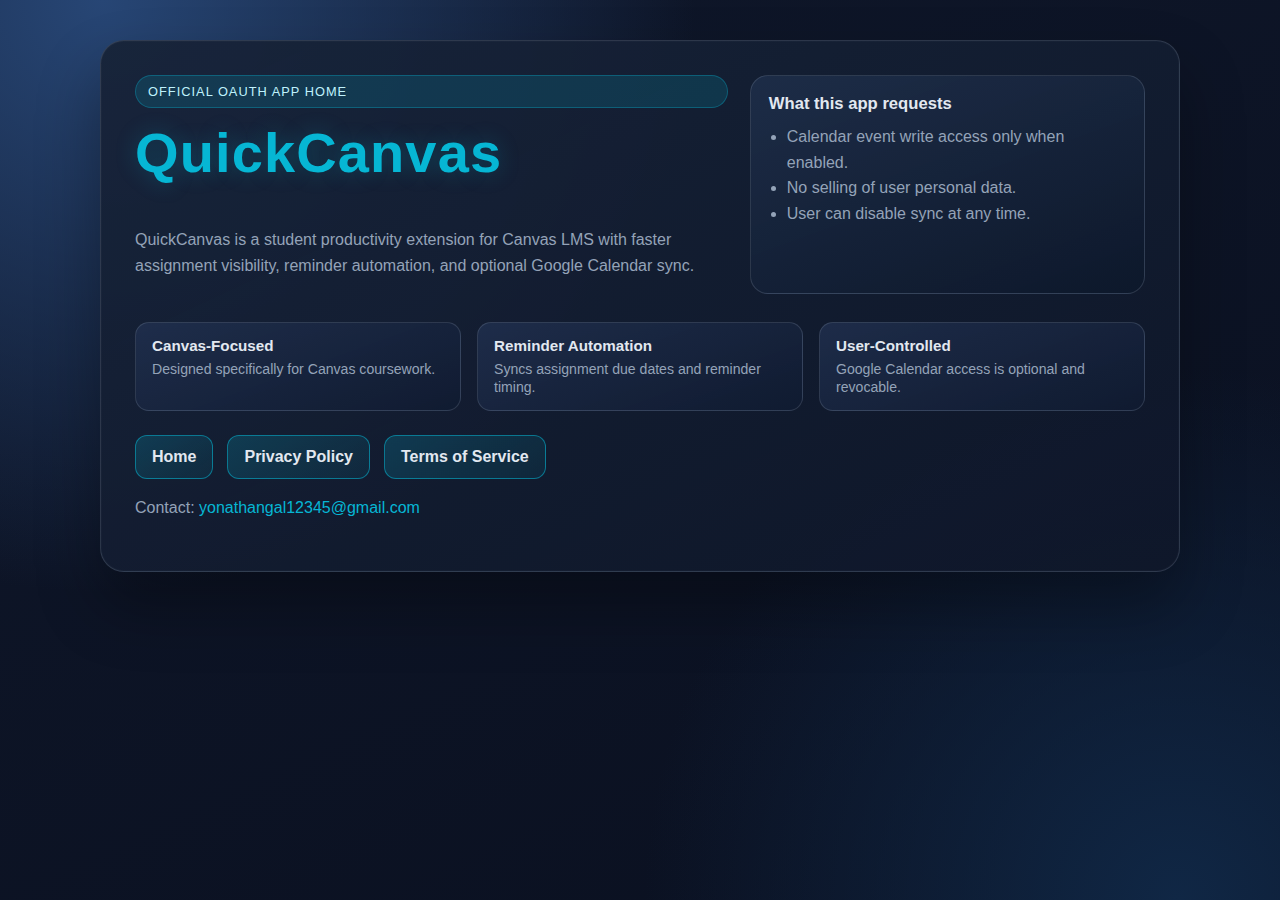
<file: index.html>
<!doctype html>
<html lang="en">
    <head>
        <meta charset="UTF-8" />
        <meta name="viewport" content="width=device-width, initial-scale=1.0" />
        <title>QuickCanvas</title>
        <link rel="stylesheet" href="./styles.css" />
    </head>
    <body>
        <main class="wrap">
            <section class="card">
                <div class="hero">
                    <div class="hero-copy">
                        <span class="badge">Official OAuth App Home</span>
                        <h1><span class="brand">QuickCanvas</span></h1>
                        <p>
                            QuickCanvas is a student productivity extension for
                            Canvas LMS with faster assignment visibility,
                            reminder automation, and optional Google Calendar
                            sync.
                        </p>
                    </div>
                    <aside class="hero-panel" aria-label="App summary">
                        <h3>What this app requests</h3>
                        <ul>
                            <li>Calendar event write access only when enabled.</li>
                            <li>No selling of user personal data.</li>
                            <li>User can disable sync at any time.</li>
                        </ul>
                    </aside>
                </div>

                <div class="highlights">
                    <article class="tile">
                        <strong>Canvas-Focused</strong>
                        <span>Designed specifically for Canvas coursework.</span>
                    </article>
                    <article class="tile">
                        <strong>Reminder Automation</strong>
                        <span>Syncs assignment due dates and reminder timing.</span>
                    </article>
                    <article class="tile">
                        <strong>User-Controlled</strong>
                        <span>Google Calendar access is optional and revocable.</span>
                    </article>
                </div>

                <div class="links">
                    <a class="btn" href="./index.html">Home</a>
                    <a class="btn" href="./privacy.html">Privacy Policy</a>
                    <a class="btn" href="./terms.html">Terms of Service</a>
                </div>

                <p>
                    Contact:
                    <a href="mailto:yonathangal12345@gmail.com"
                        >yonathangal12345@gmail.com</a
                    >
                </p>
            </section>
        </main>
    </body>
</html>
</file>
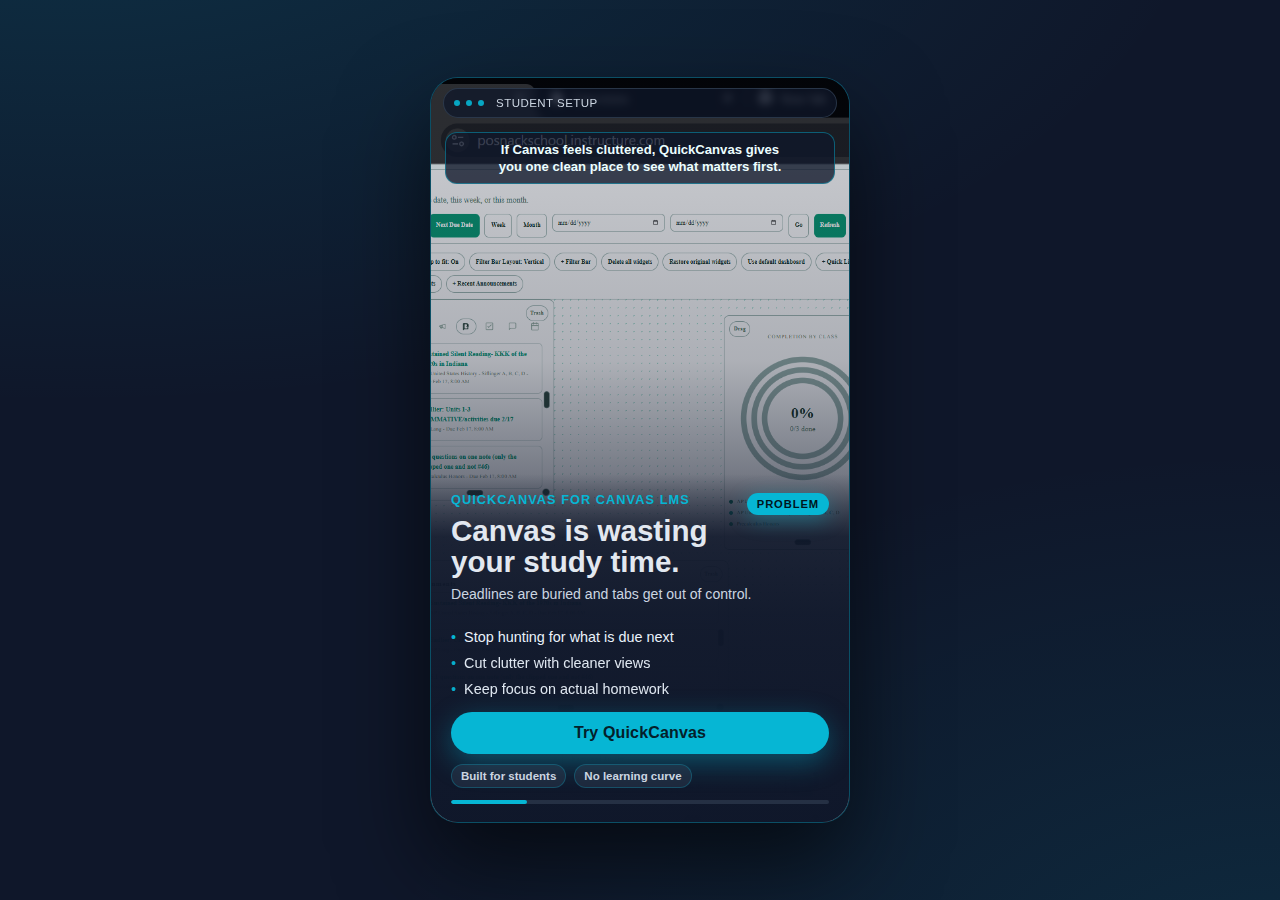
<file: ad-kit/index.html>
<!doctype html>
<html lang="en">
    <head>
        <meta charset="UTF-8" />
        <meta name="viewport" content="width=device-width, initial-scale=1.0" />
        <title>QuickCanvas Ad Kit</title>
        <link rel="stylesheet" href="styles.css" />
    </head>
    <body>
        <main class="stage">
            <section
                class="phone-ad"
                aria-label="QuickCanvas TikTok-style promo"
            >
                <div class="chrome-top">
                    <span class="dot"></span>
                    <span class="dot"></span>
                    <span class="dot"></span>
                    <p class="top-label">Student setup</p>
                </div>

                <div class="slideshow-wrap">
                    <div
                        id="slideshow"
                        class="slideshow"
                        aria-live="polite"
                    ></div>
                    <div class="slide-gradient"></div>
                    <div id="narration" class="narration">
                        If Canvas feels messy, this is for you.
                    </div>
                </div>

                <div class="content">
                    <div class="hook-row">
                        <p class="eyebrow">QuickCanvas for Canvas LMS</p>
                        <span id="sceneTag" class="scene-tag">Problem</span>
                    </div>
                    <h1 id="sceneHeadline">
                        Canvas is wasting your study time.
                    </h1>
                    <p id="sceneSubline" class="subline">
                        One clean dashboard beats five confusing clicks.
                    </p>
                    <ul class="benefits">
                        <li id="benefit1">
                            See what is due next in one glance
                        </li>
                        <li id="benefit2">
                            Stay focused with cleaner dashboards
                        </li>
                        <li id="benefit3">
                            Customize themes your way in seconds
                        </li>
                    </ul>
                    <a
                        class="cta"
                        href="https://chromewebstore.google.com/detail/quickcanvas/idbfbbbgenhgkklhmijibbjknagpdiab"
                        target="_blank"
                        rel="noopener noreferrer"
                        >Try QuickCanvas</a
                    >
                    <div class="meta-row">
                        <span class="meta-pill">Built for students</span>
                        <span class="meta-pill">No learning curve</span>
                    </div>
                    <div class="progress-track" aria-hidden="true">
                        <div id="progressBar" class="progress-bar"></div>
                    </div>
                </div>
            </section>
        </main>

        <script src="app.js"></script>
    </body>
</html>
</file>
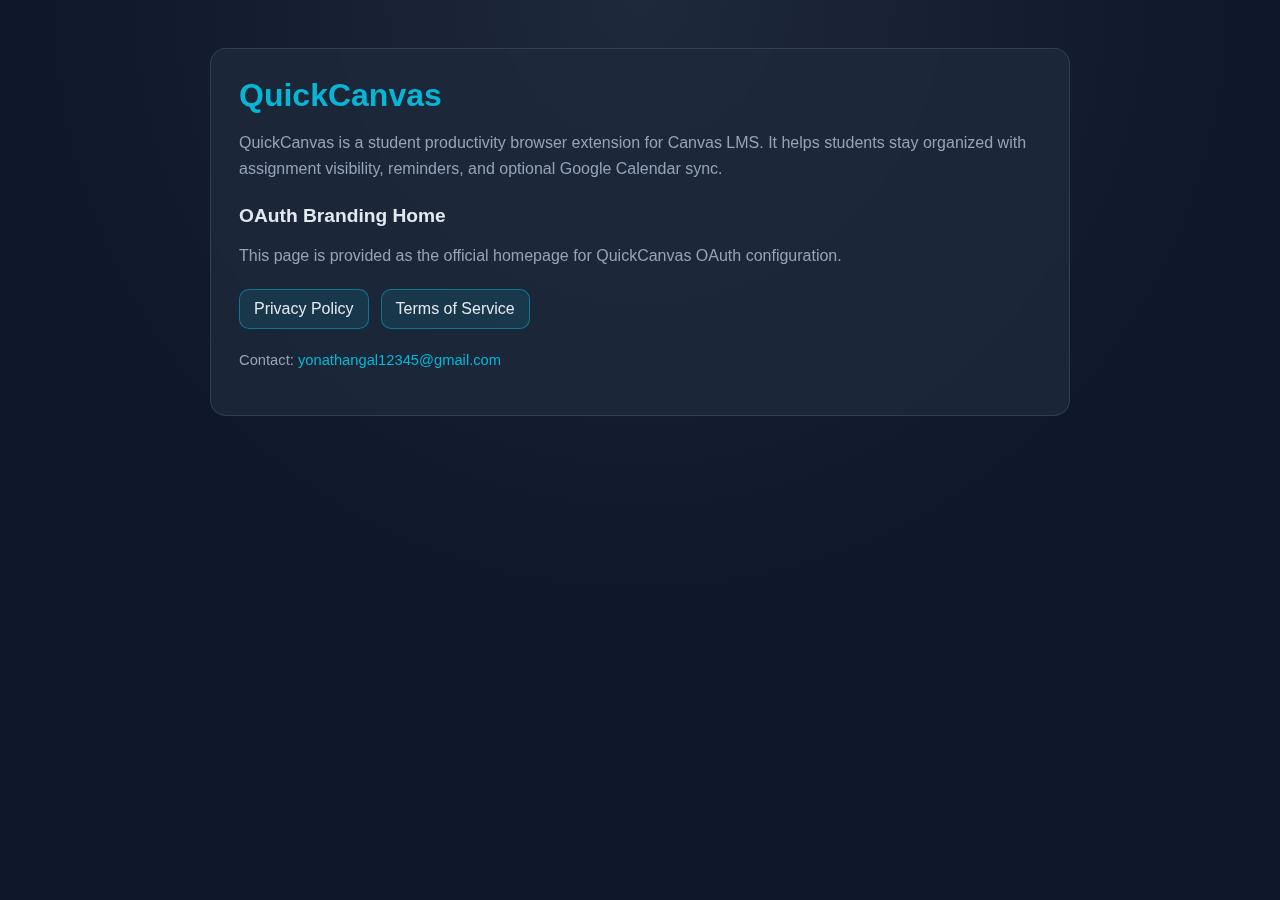
<file: oauth-branding/index.html>
<!doctype html>
<html lang="en">
  <head>
    <meta charset="UTF-8" />
    <meta name="viewport" content="width=device-width, initial-scale=1.0" />
    <title>QuickCanvas</title>
    <link rel="stylesheet" href="./styles.css" />
  </head>
  <body>
    <main class="wrap">
      <section class="card">
        <h1><span class="brand">QuickCanvas</span></h1>
        <p>
          QuickCanvas is a student productivity browser extension for Canvas LMS.
          It helps students stay organized with assignment visibility, reminders,
          and optional Google Calendar sync.
        </p>

        <h2>OAuth Branding Home</h2>
        <p>
          This page is provided as the official homepage for QuickCanvas OAuth
          configuration.
        </p>

        <div class="links">
          <a class="btn" href="./privacy.html">Privacy Policy</a>
          <a class="btn" href="./terms.html">Terms of Service</a>
        </div>

        <p class="small">
          Contact: <a href="mailto:yonathangal12345@gmail.com">yonathangal12345@gmail.com</a>
        </p>
      </section>
    </main>
  </body>
</html>
</file>
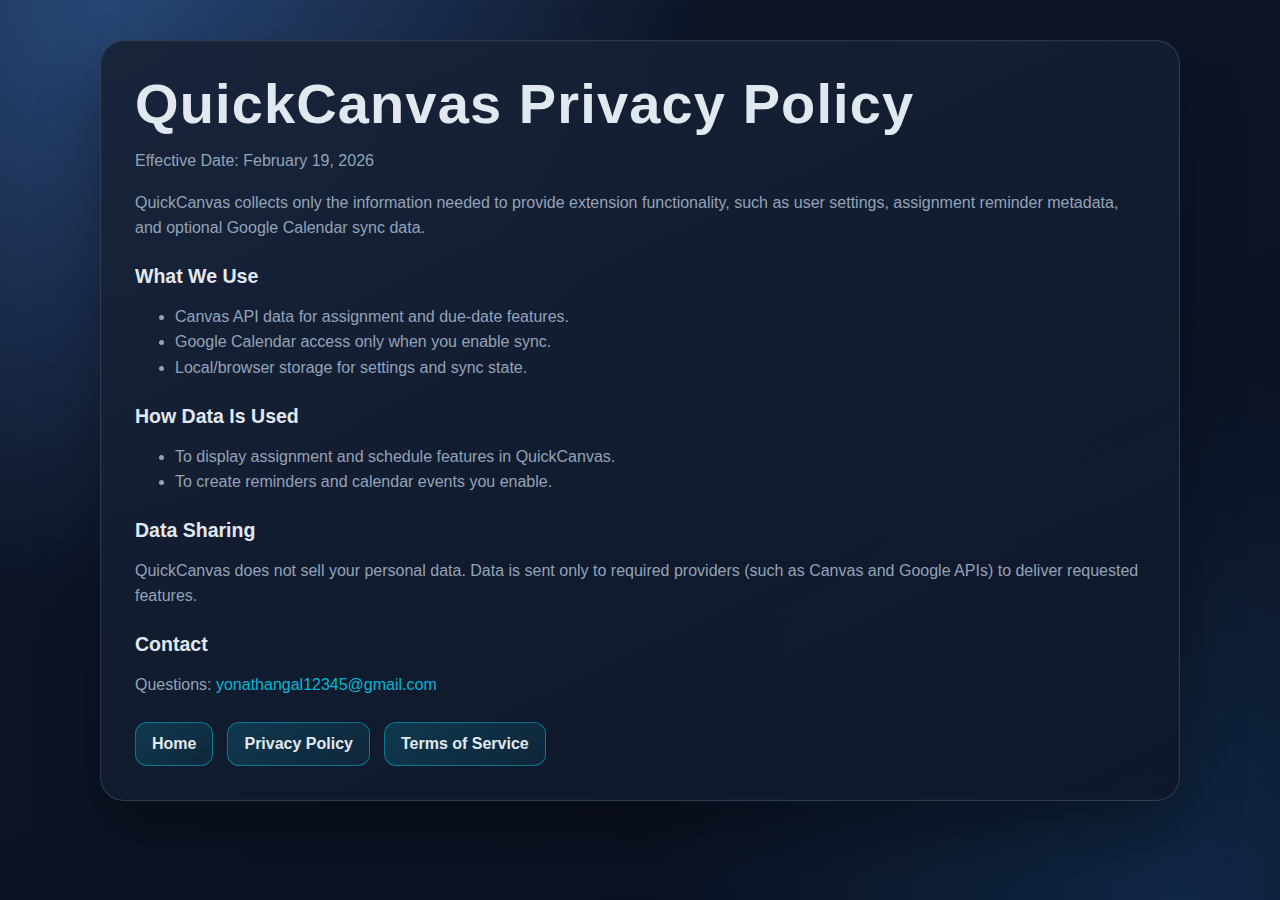
<file: privacy.html>
<!doctype html>
<html lang="en">
    <head>
        <meta charset="UTF-8" />
        <meta name="viewport" content="width=device-width, initial-scale=1.0" />
        <title>QuickCanvas Privacy Policy</title>
        <link rel="stylesheet" href="./styles.css" />
    </head>
    <body>
        <main class="wrap">
            <section class="card">
                <h1>QuickCanvas Privacy Policy</h1>
                <p>Effective Date: February 19, 2026</p>

                <p>
                    QuickCanvas collects only the information needed to provide
                    extension functionality, such as user settings, assignment
                    reminder metadata, and optional Google Calendar sync data.
                </p>

                <h2>What We Use</h2>
                <ul>
                    <li>Canvas API data for assignment and due-date features.</li>
                    <li>Google Calendar access only when you enable sync.</li>
                    <li>Local/browser storage for settings and sync state.</li>
                </ul>

                <h2>How Data Is Used</h2>
                <ul>
                    <li>To display assignment and schedule features in QuickCanvas.</li>
                    <li>To create reminders and calendar events you enable.</li>
                </ul>

                <h2>Data Sharing</h2>
                <p>
                    QuickCanvas does not sell your personal data. Data is sent
                    only to required providers (such as Canvas and Google APIs)
                    to deliver requested features.
                </p>

                <h2>Contact</h2>
                <p>
                    Questions:
                    <a href="mailto:yonathangal12345@gmail.com"
                        >yonathangal12345@gmail.com</a
                    >
                </p>

                <div class="links">
                    <a class="btn" href="./index.html">Home</a>
                    <a class="btn" href="./privacy.html">Privacy Policy</a>
                    <a class="btn" href="./terms.html">Terms of Service</a>
                </div>
            </section>
        </main>
    </body>
</html>
</file>
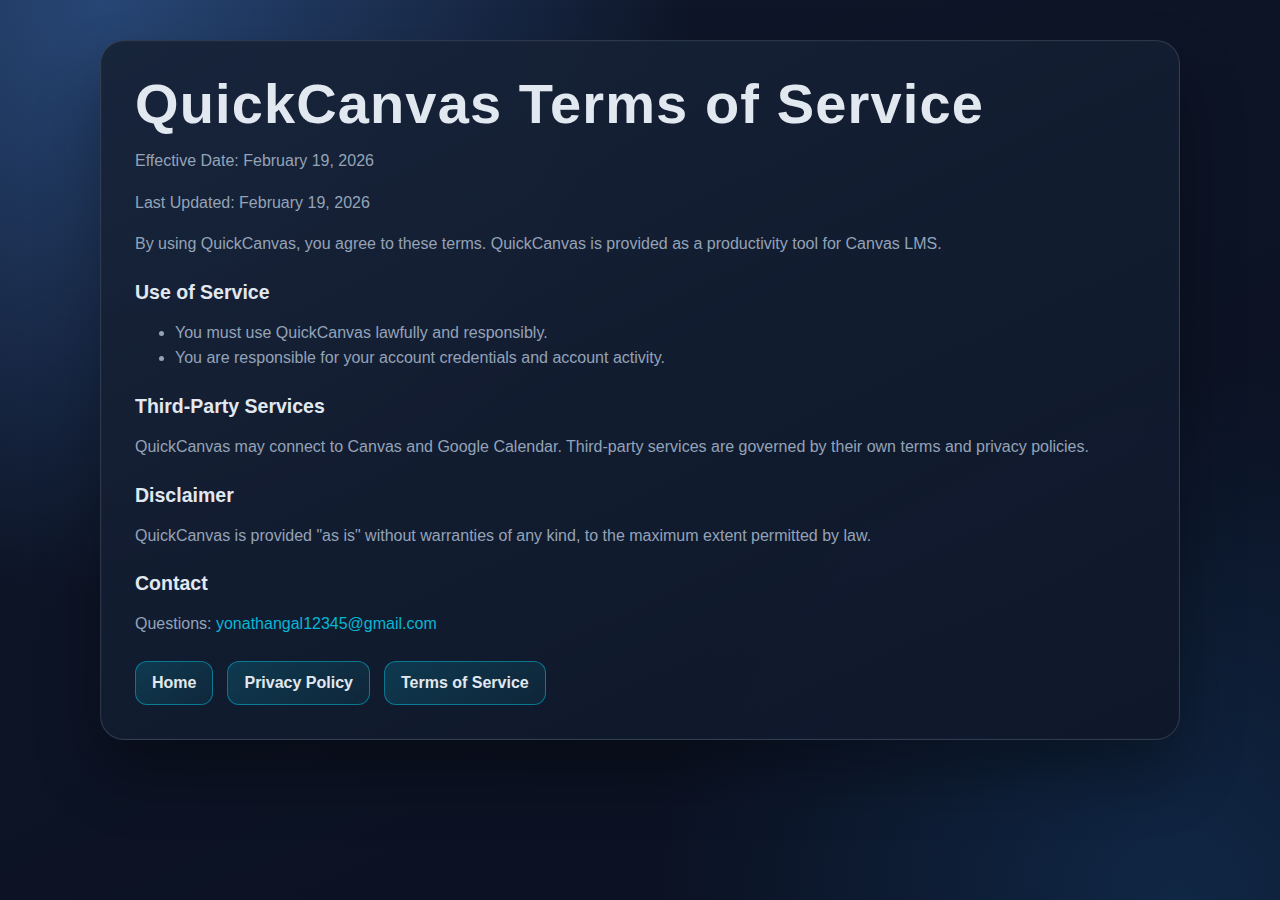
<file: terms.html>
<!doctype html>
<html lang="en">
    <head>
        <meta charset="UTF-8" />
        <meta name="viewport" content="width=device-width, initial-scale=1.0" />
        <title>QuickCanvas Terms of Service</title>
        <link rel="stylesheet" href="./styles.css" />
    </head>
    <body>
        <main class="wrap">
            <section class="card">
                <h1>QuickCanvas Terms of Service</h1>
                <p>Effective Date: February 19, 2026</p>
                <p>Last Updated: February 19, 2026</p>

                <p>
                    By using QuickCanvas, you agree to these terms. QuickCanvas
                    is provided as a productivity tool for Canvas LMS.
                </p>

                <h2>Use of Service</h2>
                <ul>
                    <li>You must use QuickCanvas lawfully and responsibly.</li>
                    <li>
                        You are responsible for your account credentials and
                        account activity.
                    </li>
                </ul>

                <h2>Third-Party Services</h2>
                <p>
                    QuickCanvas may connect to Canvas and Google Calendar.
                    Third-party services are governed by their own terms and
                    privacy policies.
                </p>

                <h2>Disclaimer</h2>
                <p>
                    QuickCanvas is provided "as is" without warranties of any
                    kind, to the maximum extent permitted by law.
                </p>

                <h2>Contact</h2>
                <p>
                    Questions:
                    <a href="mailto:yonathangal12345@gmail.com"
                        >yonathangal12345@gmail.com</a
                    >
                </p>

                <div class="links">
                    <a class="btn" href="./index.html">Home</a>
                    <a class="btn" href="./privacy.html">Privacy Policy</a>
                    <a class="btn" href="./terms.html">Terms of Service</a>
                </div>
            </section>
        </main>
    </body>
</html>
</file>
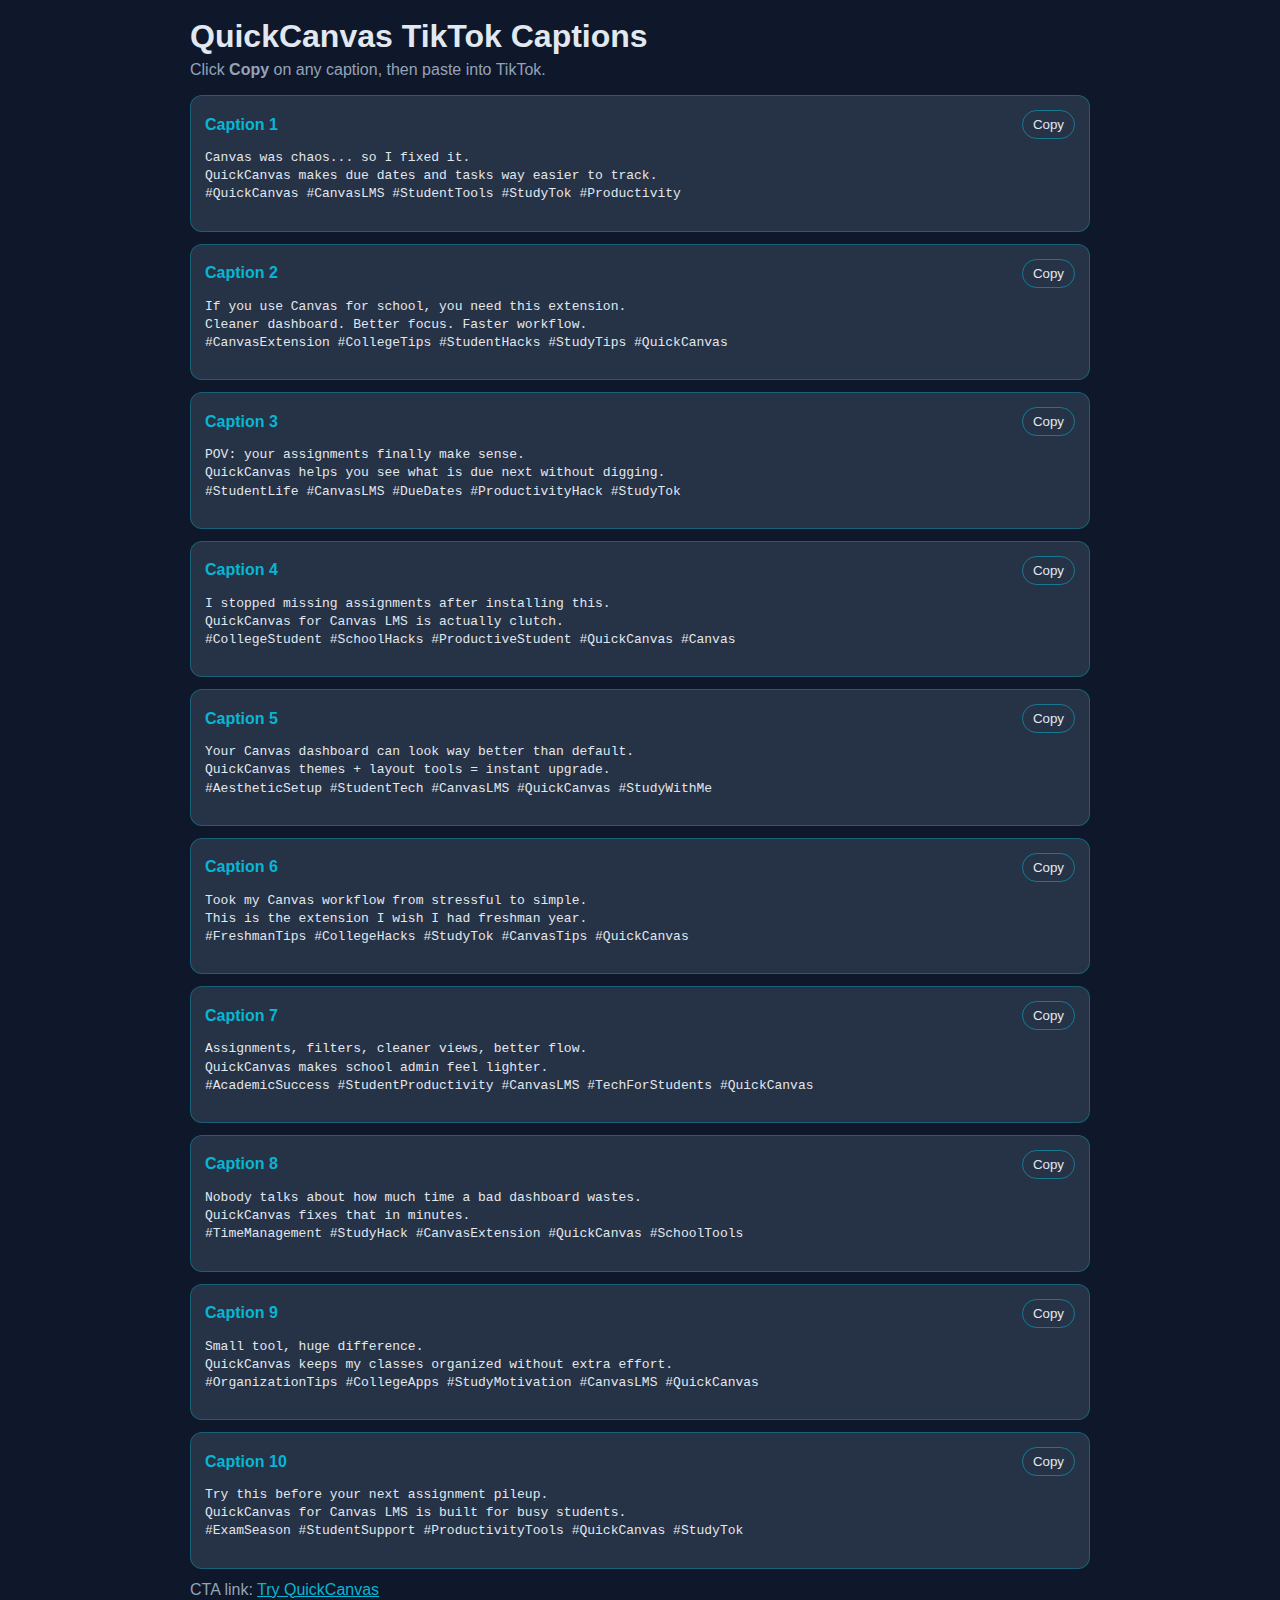
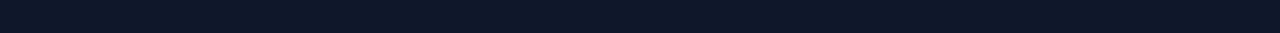
<file: ad-kit/captions.html>
<!doctype html>
<html lang="en">
  <head>
    <meta charset="UTF-8" />
    <meta name="viewport" content="width=device-width, initial-scale=1.0" />
    <title>QuickCanvas TikTok Captions</title>
    <style>
      :root {
        --bg: #0f172a;
        --surface: #334155;
        --accent: #06b6d4;
        --text: #e2e8f0;
        --muted: #94a3b8;
      }
      * {
        box-sizing: border-box;
      }
      body {
        margin: 0;
        font-family: "Segoe UI", "Helvetica Neue", Arial, sans-serif;
        background: var(--bg);
        color: var(--text);
        padding: 18px;
      }
      .wrap {
        max-width: 900px;
        margin: 0 auto;
      }
      h1 {
        margin: 0 0 6px;
      }
      p {
        margin: 0 0 16px;
        color: var(--muted);
      }
      .card {
        background: rgba(51, 65, 85, 0.65);
        border: 1px solid rgba(6, 182, 212, 0.35);
        border-radius: 12px;
        padding: 14px;
        margin-bottom: 12px;
      }
      .top {
        display: flex;
        justify-content: space-between;
        gap: 8px;
        align-items: center;
      }
      .title {
        font-weight: 700;
        color: var(--accent);
      }
      .copy {
        border: 1px solid rgba(6, 182, 212, 0.55);
        background: transparent;
        color: var(--text);
        border-radius: 999px;
        padding: 6px 10px;
        cursor: pointer;
      }
      .copy:hover {
        background: rgba(6, 182, 212, 0.12);
      }
      .text {
        margin-top: 10px;
        white-space: pre-wrap;
        line-height: 1.4;
      }
      a {
        color: var(--accent);
      }
    </style>
  </head>
  <body>
    <main class="wrap">
      <h1>QuickCanvas TikTok Captions</h1>
      <p>Click <b>Copy</b> on any caption, then paste into TikTok.</p>

      <div id="list"></div>

      <p>
        CTA link:
        <a
          href="https://chromewebstore.google.com/detail/quickcanvas/idbfbbbgenhgkklhmijibbjknagpdiab"
          target="_blank"
          rel="noopener noreferrer"
          >Try QuickCanvas</a
        >
      </p>
    </main>

    <script>
      const captions = [
        "Canvas was chaos... so I fixed it.\nQuickCanvas makes due dates and tasks way easier to track.\n#QuickCanvas #CanvasLMS #StudentTools #StudyTok #Productivity",
        "If you use Canvas for school, you need this extension.\nCleaner dashboard. Better focus. Faster workflow.\n#CanvasExtension #CollegeTips #StudentHacks #StudyTips #QuickCanvas",
        "POV: your assignments finally make sense.\nQuickCanvas helps you see what is due next without digging.\n#StudentLife #CanvasLMS #DueDates #ProductivityHack #StudyTok",
        "I stopped missing assignments after installing this.\nQuickCanvas for Canvas LMS is actually clutch.\n#CollegeStudent #SchoolHacks #ProductiveStudent #QuickCanvas #Canvas",
        "Your Canvas dashboard can look way better than default.\nQuickCanvas themes + layout tools = instant upgrade.\n#AestheticSetup #StudentTech #CanvasLMS #QuickCanvas #StudyWithMe",
        "Took my Canvas workflow from stressful to simple.\nThis is the extension I wish I had freshman year.\n#FreshmanTips #CollegeHacks #StudyTok #CanvasTips #QuickCanvas",
        "Assignments, filters, cleaner views, better flow.\nQuickCanvas makes school admin feel lighter.\n#AcademicSuccess #StudentProductivity #CanvasLMS #TechForStudents #QuickCanvas",
        "Nobody talks about how much time a bad dashboard wastes.\nQuickCanvas fixes that in minutes.\n#TimeManagement #StudyHack #CanvasExtension #QuickCanvas #SchoolTools",
        "Small tool, huge difference.\nQuickCanvas keeps my classes organized without extra effort.\n#OrganizationTips #CollegeApps #StudyMotivation #CanvasLMS #QuickCanvas",
        "Try this before your next assignment pileup.\nQuickCanvas for Canvas LMS is built for busy students.\n#ExamSeason #StudentSupport #ProductivityTools #QuickCanvas #StudyTok",
      ];

      const list = document.getElementById("list");
      captions.forEach((text, idx) => {
        const card = document.createElement("section");
        card.className = "card";

        const top = document.createElement("div");
        top.className = "top";

        const title = document.createElement("div");
        title.className = "title";
        title.textContent = `Caption ${idx + 1}`;

        const btn = document.createElement("button");
        btn.className = "copy";
        btn.type = "button";
        btn.textContent = "Copy";
        btn.addEventListener("click", async () => {
          try {
            await navigator.clipboard.writeText(text);
            btn.textContent = "Copied";
            setTimeout(() => (btn.textContent = "Copy"), 900);
          } catch (e) {
            btn.textContent = "Failed";
            setTimeout(() => (btn.textContent = "Copy"), 900);
          }
        });

        const body = document.createElement("pre");
        body.className = "text";
        body.textContent = text;

        top.appendChild(title);
        top.appendChild(btn);
        card.appendChild(top);
        card.appendChild(body);
        list.appendChild(card);
      });
    </script>
  </body>
</html>
</file>
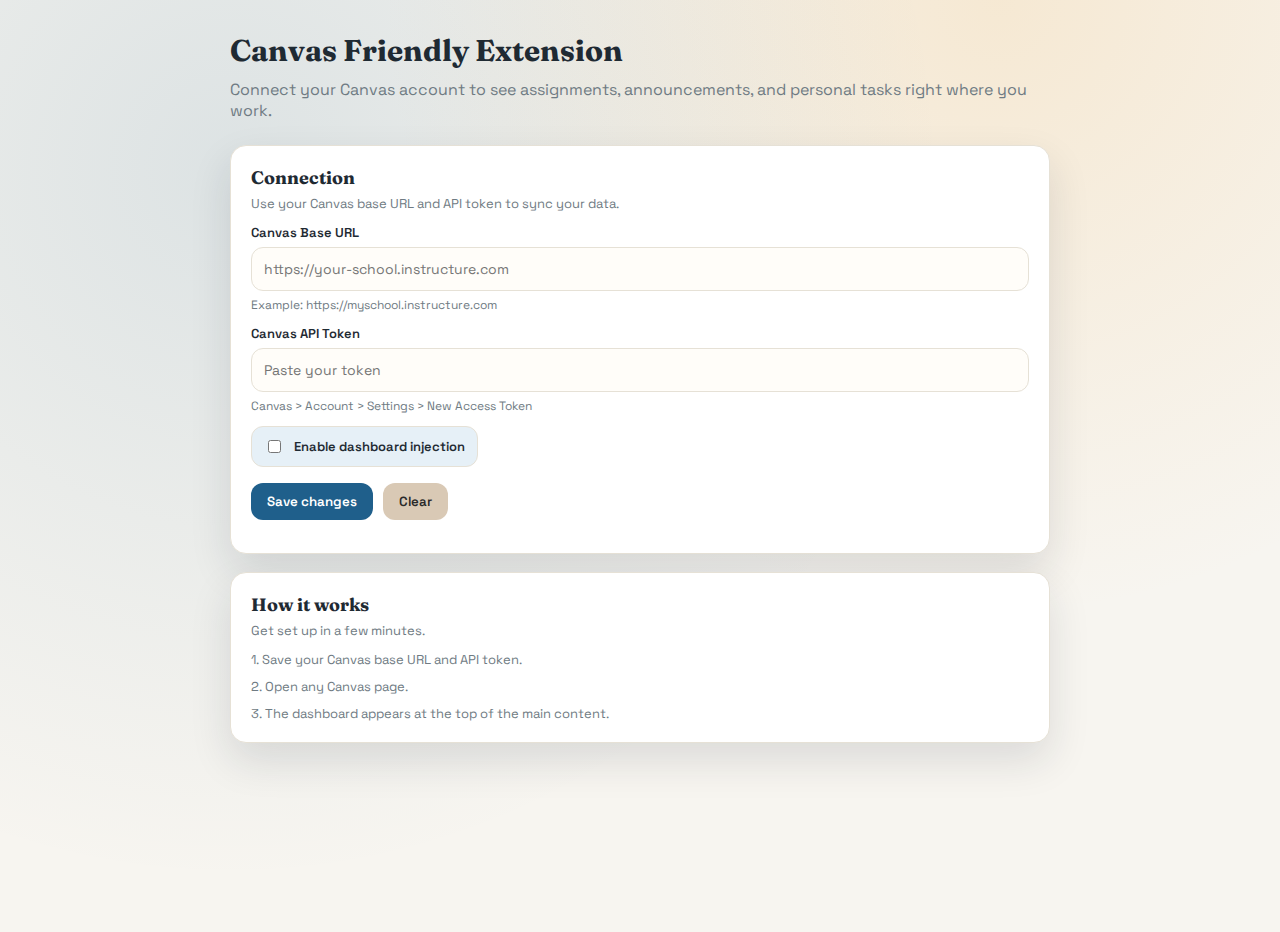
<file: extension/options.html>
﻿<!doctype html>
<html lang="en">
<head>
  <meta charset="utf-8" />
  <meta name="viewport" content="width=device-width, initial-scale=1" />
  <title>Canvas Friendly Extension - Settings</title>
  <link rel="stylesheet" href="options.css" />
</head>
<body>
  <main class="wrap">
    <header class="hero">
      <h1>Canvas Friendly Extension</h1>
      <p>Connect your Canvas account to see assignments, announcements, and personal tasks right where you work.</p>
    </header>

    <section class="cards">
      <section class="card">
        <div class="card-head">
          <h2>Connection</h2>
          <p>Use your Canvas base URL and API token to sync your data.</p>
        </div>

        <div class="field">
          <label for="baseUrl">Canvas Base URL</label>
          <input id="baseUrl" type="url" placeholder="https://your-school.instructure.com" />
          <small>Example: https://myschool.instructure.com</small>
        </div>

        <div class="field">
          <label for="apiToken">Canvas API Token</label>
          <input id="apiToken" type="password" placeholder="Paste your token" />
          <small>Canvas &gt; Account &gt; Settings &gt; New Access Token</small>
        </div>

        <label class="toggle">
          <input id="enabled" type="checkbox" />
          <span>Enable dashboard injection</span>
        </label>

        <div class="actions">
          <button id="save">Save changes</button>
          <button id="clear" class="secondary">Clear</button>
        </div>
        <p id="status" class="status"></p>
      </section>

      <section class="card">
        <div class="card-head">
          <h2>How it works</h2>
          <p>Get set up in a few minutes.</p>
        </div>
        <div class="tips">
          <div>1. Save your Canvas base URL and API token.</div>
          <div>2. Open any Canvas page.</div>
          <div>3. The dashboard appears at the top of the main content.</div>
        </div>
      </section>
    </section>
  </main>

  <script src="options.js"></script>
</body>
</html>
</file>
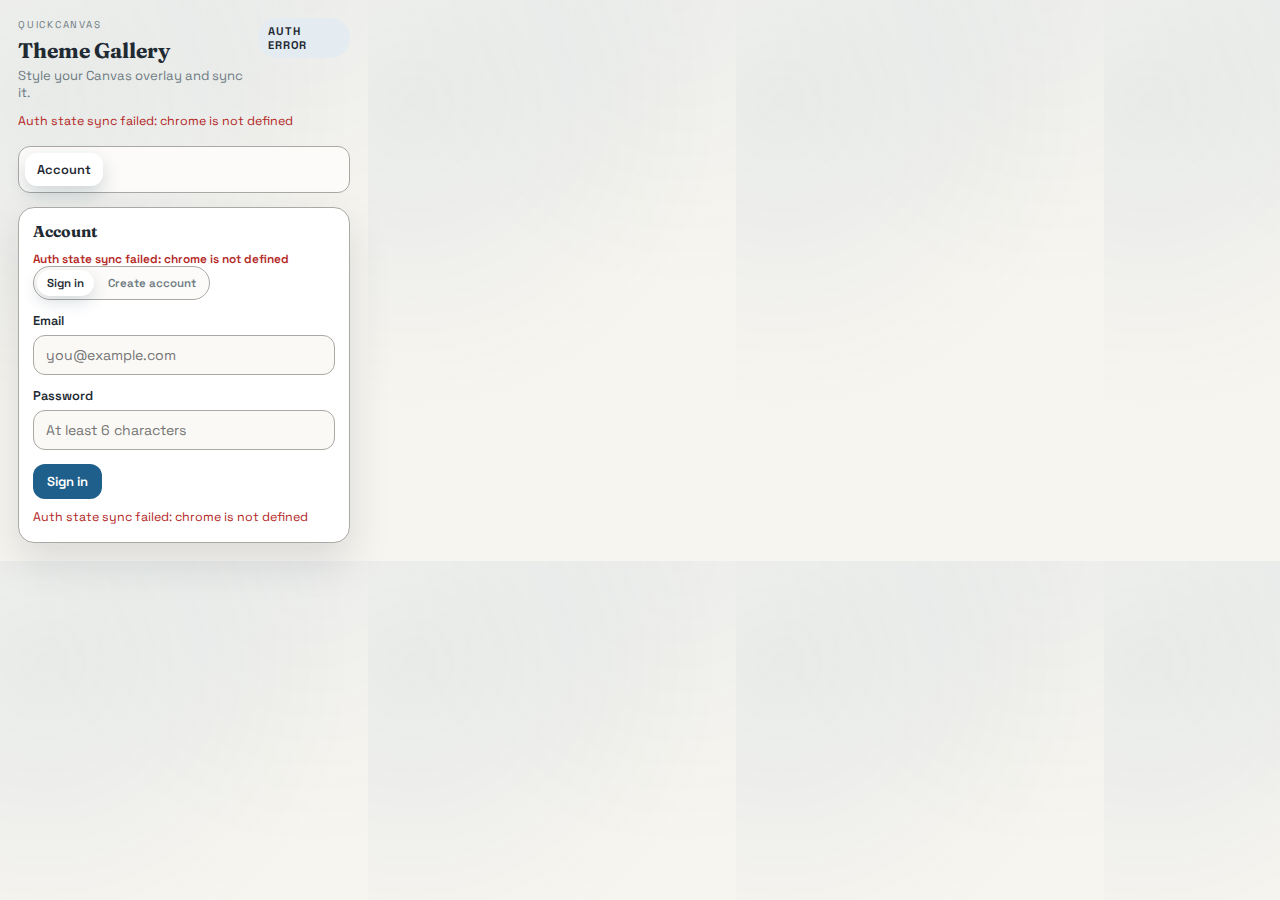
<file: extension/popup.html>
﻿<!doctype html>
<html lang="en">
    <head>
        <meta charset="utf-8" />
        <meta name="viewport" content="width=device-width, initial-scale=1" />
        <title>QuickCanvas</title>
        <link rel="stylesheet" href="popup.css" />
    </head>
    <body>
        <main class="app">
            <header class="top">
                <div>
                    <p class="eyebrow">QuickCanvas</p>
                    <h1>Theme Gallery</h1>
                    <p class="sub">Style your Canvas overlay and sync it.</p>
                </div>
                <div id="statusPill" class="pill">Not connected</div>
            </header>
            <p id="globalStatus" class="status"></p>

            <nav class="tabs" role="tablist">
                <button
                    class="tab is-active"
                    data-tab="themes"
                    type="button"
                    role="tab"
                    aria-selected="true"
                >
                    Themes
                </button>
                <button
                    class="tab"
                    data-tab="account"
                    type="button"
                    role="tab"
                    aria-selected="false"
                >
                    Account
                </button>
                <button
                    id="adminTab"
                    class="tab"
                    data-tab="admin"
                    type="button"
                    role="tab"
                    aria-selected="false"
                    hidden
                >
                    Admin
                </button>
            </nav>

            <section class="panel" data-pane="themes">
                <div class="panel-header">
                    <h2>Overlay Theme</h2>
                </div>
                <div class="field-row">
                    <div class="field">
                        <label for="themeMode">Theme</label>
                        <select id="themeMode">
                            <option value="auto">Auto</option>
                            <option value="light">Light</option>
                            <option value="dark">Dark</option>
                        </select>
                    </div>
                    <div class="field">
                        <label for="accentColor">Accent</label>
                        <input id="accentColor" type="color" value="#1f5f8b" />
                    </div>
                </div>
                <div class="field-row">
                    <div class="field">
                        <label for="bgIntensity">Background intensity</label>
                        <input
                            id="bgIntensity"
                            type="range"
                            min="0"
                            max="100"
                            value="40"
                        />
                    </div>
                    <div class="field">
                        <label for="surfaceContrast">Surface contrast</label>
                        <input
                            id="surfaceContrast"
                            type="range"
                            min="0"
                            max="100"
                            value="50"
                        />
                    </div>
                </div>
                <div class="field-row">
                    <div class="field">
                        <label for="bgColor">Background</label>
                        <input id="bgColor" type="color" value="#f7f5f0" />
                    </div>
                    <div class="field">
                        <label for="surfaceColor">Panel</label>
                        <input id="surfaceColor" type="color" value="#ffffff" />
                    </div>
                </div>
                <div class="field-row">
                    <div class="field">
                        <label for="surfaceAltColor">Card</label>
                        <input
                            id="surfaceAltColor"
                            type="color"
                            value="#fff7ee"
                        />
                    </div>
                    <div class="field">
                        <label for="borderColor">Border</label>
                        <input id="borderColor" type="color" value="#e6e1d6" />
                    </div>
                </div>
                <div class="field-row">
                    <div class="field">
                        <label for="textColor">Text</label>
                        <input id="textColor" type="color" value="#1f2a33" />
                    </div>
                    <div class="field">
                        <label for="mutedColor">Muted text</label>
                        <input id="mutedColor" type="color" value="#6f7b83" />
                    </div>
                </div>
                <div class="field-row">
                    <div class="field">
                        <label for="fontBody">Body font</label>
                        <select id="fontBody"></select>
                    </div>
                    <div class="field">
                        <label for="fontHead">Heading font</label>
                        <select id="fontHead"></select>
                    </div>
                </div>
                <div class="field-row">
                    <div class="field">
                        <label for="radiusScale">Corner radius</label>
                        <input
                            id="radiusScale"
                            type="range"
                            min="6"
                            max="22"
                            value="12"
                        />
                    </div>
                    <div class="field">
                        <label for="shadowStrength">Shadow strength</label>
                        <input
                            id="shadowStrength"
                            type="range"
                            min="0"
                            max="100"
                            value="45"
                        />
                    </div>
                </div>
                <div class="field">
                    <label for="themeName">Theme name (for cloud saves)</label>
                    <input
                        id="themeName"
                        type="text"
                        placeholder="My Calm Theme"
                    />
                </div>
                <div class="field">
                    <label for="customCss">Custom CSS (advanced)</label>
                    <textarea
                        id="customCss"
                        rows="4"
                        placeholder="Use #cfe-dashboard or #cfe-sidebar selectors for safe overrides."
                    ></textarea>
                </div>
                <div class="actions">
                    <button id="saveTheme" class="primary" type="button">
                        Apply
                    </button>
                    <button id="saveThemeCloud" class="secondary" type="button">
                        Save to Cloud
                    </button>
                    <button id="publishTheme" class="ghost" type="button">
                        Publish
                    </button>
                </div>
                <p class="hint">Auto follows your system theme.</p>
            </section>

            <section class="panel" data-pane="themes">
                <div class="panel-header">
                    <h2>Presets</h2>
                </div>
                <div id="presetGrid" class="preset-grid"></div>
            </section>

            <section class="panel" data-pane="themes">
                <div class="panel-header">
                    <h2>Community Themes</h2>
                    <div class="segmented">
                        <button
                            id="sortTrending"
                            class="segmented-btn is-active"
                            type="button"
                        >
                            Trending
                        </button>
                        <button
                            id="sortLatest"
                            class="segmented-btn"
                            type="button"
                        >
                            Latest
                        </button>
                    </div>
                </div>
                <div id="communityList" class="community-list"></div>
            </section>

            <section class="panel" data-pane="themes">
                <div class="panel-header">
                    <h2>Connection</h2>
                    <label class="switch">
                        <input id="enabled" type="checkbox" />
                        <span>Dashboard on</span>
                    </label>
                </div>
                <div class="field">
                    <label class="switch">
                        <input id="calendarRemindersEnabled" type="checkbox" />
                        <span>
                            Google Calendar sync (adds assignments + reminders)
                        </span>
                    </label>
                    <p class="hint">
                        Adds assignments to your Google Calendar and keeps
                        desktop notifications about 1 hour before due dates.
                    </p>
                </div>

                <div class="field">
                    <label for="baseUrl">Canvas Base URL</label>
                    <input
                        id="baseUrl"
                        type="url"
                        placeholder="https://your-school.instructure.com"
                    />
                    <p class="hint">
                        Example: https://myschool.instructure.com
                    </p>
                </div>

                <div class="field">
                    <label for="apiToken">API Token</label>
                    <input
                        id="apiToken"
                        type="password"
                        placeholder="Paste your token"
                    />
                    <p class="hint">
                        Canvas > Account > Settings > New Access Token
                    </p>
                </div>

                <div class="actions">
                    <button id="save" class="primary" type="button">
                        Save
                    </button>
                    <button id="clear" class="ghost" type="button">
                        Clear
                    </button>
                </div>
                <p id="status" class="status"></p>
            </section>

            <section class="panel" data-pane="account" hidden>
                <div class="panel-header">
                    <h2>Account</h2>
                </div>
                <p id="authGateNotice" class="hint">
                    Sign in or create an account to unlock QuickCanvas.
                </p>
                <div id="authModeSwitch" class="segmented">
                    <button
                        id="authModeSignIn"
                        class="segmented-btn is-active"
                        type="button"
                    >
                        Sign in
                    </button>
                    <button
                        id="authModeSignUp"
                        class="segmented-btn"
                        type="button"
                    >
                        Create account
                    </button>
                </div>
                <div class="field">
                    <label for="authEmail">Email</label>
                    <input
                        id="authEmail"
                        type="email"
                        placeholder="you@example.com"
                    />
                </div>
                <div class="field">
                    <label for="authPassword">Password</label>
                    <input
                        id="authPassword"
                        type="password"
                        placeholder="At least 6 characters"
                    />
                </div>
                <div id="authUsernameField" class="field" hidden>
                    <label for="authUsername">Username (for sign up)</label>
                    <input
                        id="authUsername"
                        type="text"
                        placeholder="QuickCanvasHero"
                    />
                    <p class="hint">3-20 letters, numbers, or underscores.</p>
                </div>
                <div id="authSchoolStartField" class="field" hidden>
                    <label for="authSchoolStart">School start time</label>
                    <input id="authSchoolStart" type="time" value="08:00" />
                    <p class="hint">
                        Used for the "Next Due Date" window across widgets.
                    </p>
                </div>
                <div class="actions">
                    <button id="signIn" class="primary" type="button">
                        Sign in
                    </button>
                    <button id="signUp" class="secondary" type="button" hidden>
                        Create account
                    </button>
                    <button id="signOut" class="ghost" type="button" hidden>
                        Sign out
                    </button>
                </div>
                <p id="authStatus" class="status"></p>
            </section>

            <section
                id="accountProfilePanel"
                class="panel muted"
                data-pane="account"
                hidden
            >
                <div class="panel-header">
                    <h2>Profile</h2>
                </div>
                <div class="field">
                    <label for="displayName">Username</label>
                    <input
                        id="displayName"
                        type="text"
                        placeholder="QuickCanvasHero"
                    />
                </div>
                <div class="field">
                    <label for="profileSchoolStart">School start time</label>
                    <input id="profileSchoolStart" type="time" value="08:00" />
                    <p class="hint">Used for Next Due Date widget timing.</p>
                </div>
                <div class="field">
                    <label for="profileEmail">New email (optional)</label>
                    <input
                        id="profileEmail"
                        type="email"
                        placeholder="new-email@example.com"
                    />
                    <p class="hint">
                        Requires verification with your current password.
                    </p>
                </div>
                <div class="field">
                    <label for="profileCurrentPassword">Current password</label>
                    <input
                        id="profileCurrentPassword"
                        type="password"
                        placeholder="Required for email/password changes"
                    />
                </div>
                <div class="field">
                    <label for="profileNewPassword"
                        >New password (optional)</label
                    >
                    <input
                        id="profileNewPassword"
                        type="password"
                        placeholder="At least 6 characters"
                    />
                </div>
                <div class="field">
                    <label for="profileNewPasswordConfirm"
                        >Confirm new password</label
                    >
                    <input
                        id="profileNewPasswordConfirm"
                        type="password"
                        placeholder="Re-enter new password"
                    />
                </div>
                <p id="profileStatus" class="status"></p>
                <div class="actions">
                    <button id="saveProfile" class="secondary" type="button">
                        Save Profile
                    </button>
                </div>
            </section>

            <section
                id="accountCloudPanel"
                class="panel muted"
                data-pane="account"
                hidden
            >
                <div class="panel-header">
                    <h2>Cloud Themes</h2>
                </div>
                <div id="cloudList" class="cloud-list"></div>
                <div class="actions">
                    <button id="refreshCloud" class="ghost" type="button">
                        Refresh
                    </button>
                </div>
            </section>

            <section class="panel" data-pane="admin" hidden>
                <div class="panel-header">
                    <h2>Reports</h2>
                </div>
                <div id="reportList" class="admin-list"></div>
                <div class="actions">
                    <button id="refreshReports" class="ghost" type="button">
                        Refresh
                    </button>
                </div>
            </section>

            <section class="panel" data-pane="admin" hidden>
                <div class="panel-header">
                    <h2>Community Themes</h2>
                </div>
                <div id="adminThemes" class="admin-list"></div>
                <div class="actions">
                    <button id="refreshAdminThemes" class="ghost" type="button">
                        Refresh
                    </button>
                </div>
            </section>

            <section id="tokenHelpPanel" class="panel muted">
                <h2>Need a token?</h2>
                <ol>
                    <li>Open your school Canvas login.</li>
                    <li>Sign in or create your account.</li>
                    <li>Generate a token in Account Settings.</li>
                </ol>
                <div class="actions">
                    <button id="openCanvas" class="secondary" type="button">
                        Open Canvas
                    </button>
                    <button id="openOptions" class="ghost" type="button">
                        Full settings
                    </button>
                </div>
            </section>
        </main>

        <script src="supabase.js"></script>
        <script src="popup.js"></script>
    </body>
</html>
</file>
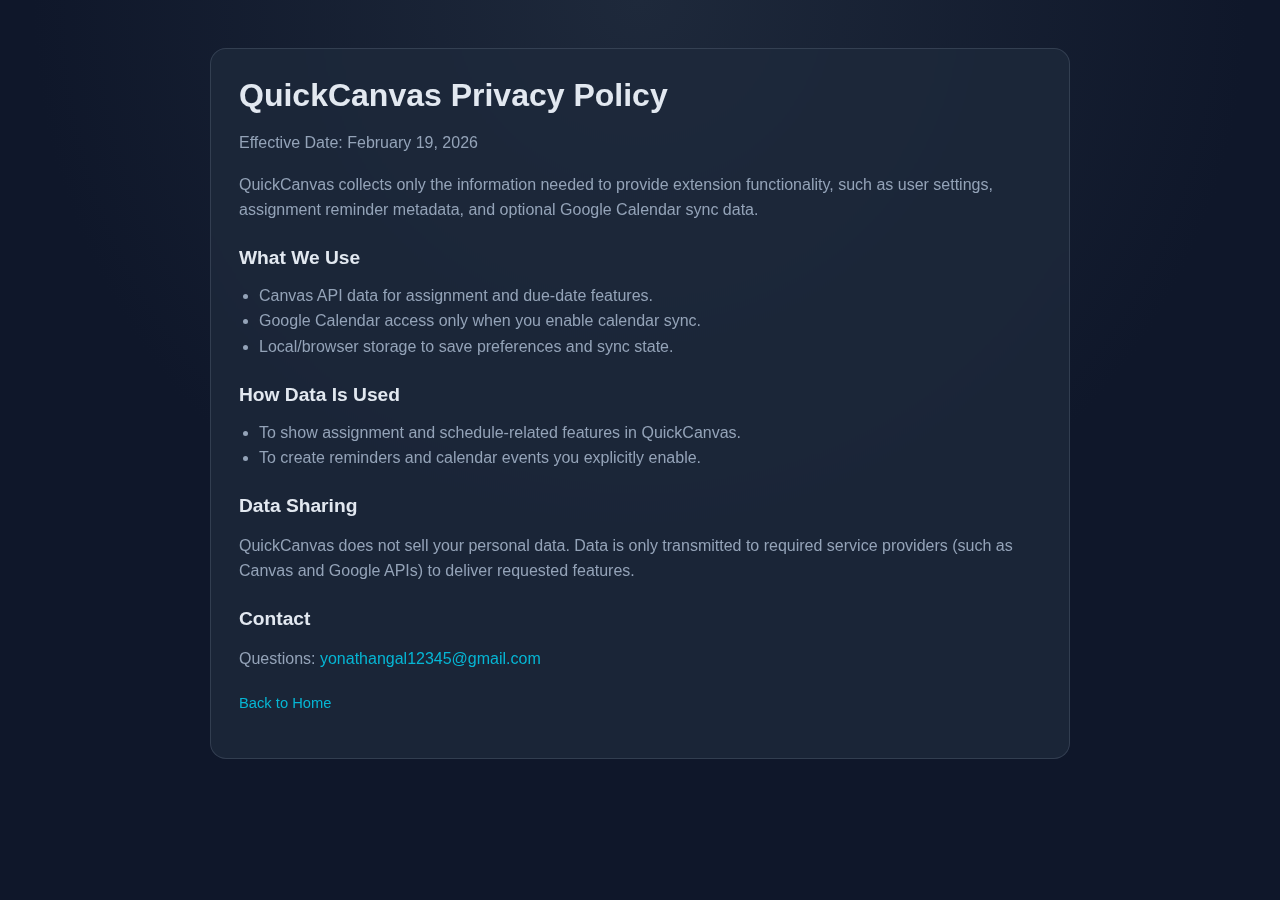
<file: oauth-branding/privacy-policy.html>
<!doctype html>
<html lang="en">
    <head>
        <meta charset="UTF-8" />
        <meta http-equiv="refresh" content="0; url=./privacy.html" />
        <meta name="viewport" content="width=device-width, initial-scale=1.0" />
        <title>Redirecting to Privacy Policy</title>
        <link rel="canonical" href="./privacy.html" />
    </head>
    <body>
        <p>
            Redirecting to <a href="./privacy.html">Privacy Policy</a>.
        </p>
    </body>
</html>
</file>
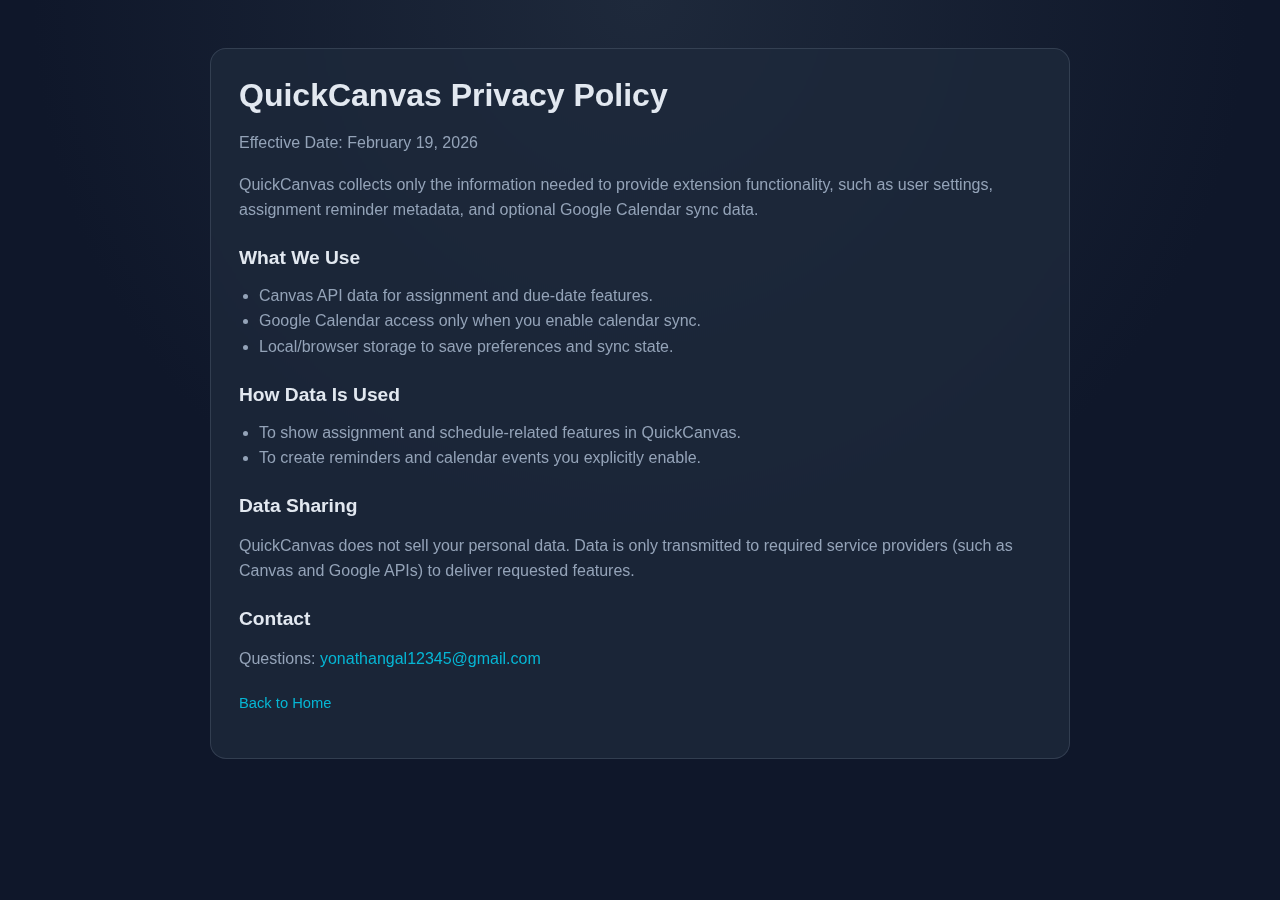
<file: oauth-branding/privacy.html>
<!doctype html>
<html lang="en">
  <head>
    <meta charset="UTF-8" />
    <meta name="viewport" content="width=device-width, initial-scale=1.0" />
    <title>QuickCanvas Privacy Policy</title>
    <link rel="stylesheet" href="./styles.css" />
  </head>
  <body>
    <main class="wrap">
      <section class="card">
        <h1>QuickCanvas Privacy Policy</h1>
        <p>Effective Date: February 19, 2026</p>

        <p>
          QuickCanvas collects only the information needed to provide extension
          functionality, such as user settings, assignment reminder metadata, and
          optional Google Calendar sync data.
        </p>

        <h2>What We Use</h2>
        <ul>
          <li>Canvas API data for assignment and due-date features.</li>
          <li>Google Calendar access only when you enable calendar sync.</li>
          <li>Local/browser storage to save preferences and sync state.</li>
        </ul>

        <h2>How Data Is Used</h2>
        <ul>
          <li>To show assignment and schedule-related features in QuickCanvas.</li>
          <li>To create reminders and calendar events you explicitly enable.</li>
        </ul>

        <h2>Data Sharing</h2>
        <p>
          QuickCanvas does not sell your personal data. Data is only transmitted
          to required service providers (such as Canvas and Google APIs) to
          deliver requested features.
        </p>

        <h2>Contact</h2>
        <p>
          Questions: <a href="mailto:yonathangal12345@gmail.com">yonathangal12345@gmail.com</a>
        </p>

        <p class="small"><a href="./index.html">Back to Home</a></p>
      </section>
    </main>
  </body>
</html>
</file>
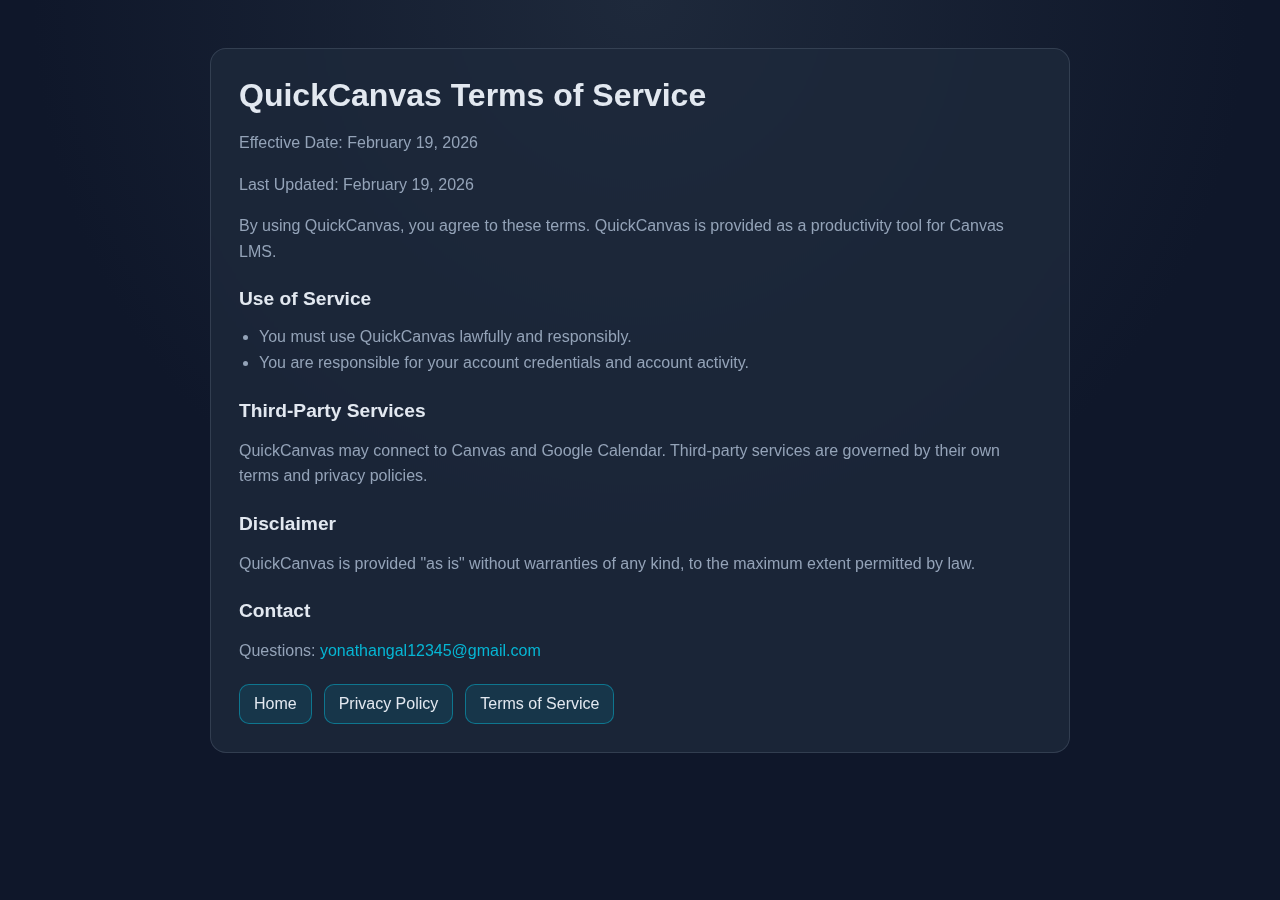
<file: oauth-branding/terms-of-service.html>
<!doctype html>
<html lang="en">
    <head>
        <meta charset="UTF-8" />
        <meta http-equiv="refresh" content="0; url=./terms.html" />
        <meta name="viewport" content="width=device-width, initial-scale=1.0" />
        <title>Redirecting to Terms of Service</title>
        <link rel="canonical" href="./terms.html" />
    </head>
    <body>
        <p>
            Redirecting to <a href="./terms.html">Terms of Service</a>.
        </p>
    </body>
</html>
</file>
<file: styles.css>
:root {
    --bg: #0f172a;
    --surface: #172338;
    --surface-2: #21324f;
    --text: #e2e8f0;
    --muted: #94a3b8;
    --accent: #06b6d4;
    --line: rgba(148, 163, 184, 0.22);
    --glow: rgba(6, 182, 212, 0.28);
}

* {
    box-sizing: border-box;
}

body {
    margin: 0;
    font-family: "Bahnschrift", "Segoe UI", sans-serif;
    background:
        radial-gradient(circle at 8% 0%, #274675 0%, transparent 40%),
        radial-gradient(circle at 92% 100%, #102745 0%, transparent 36%),
        linear-gradient(155deg, #0f172a 0%, #0a1020 100%);
    color: var(--text);
    min-height: 100vh;
}

.wrap {
    max-width: 1120px;
    margin: 0 auto;
    padding: 40px 20px 70px;
}

.card {
    background: linear-gradient(
        155deg,
        rgba(23, 35, 56, 0.94),
        rgba(15, 23, 42, 0.92)
    );
    border: 1px solid var(--line);
    border-radius: 24px;
    padding: 34px;
    box-shadow:
        0 34px 64px rgba(0, 0, 0, 0.32),
        inset 0 0 0 1px rgba(255, 255, 255, 0.02);
}

h1,
h2 {
    margin: 0 0 14px;
}

h1 {
    font-size: clamp(2.2rem, 6vw, 3.5rem);
    letter-spacing: 0.02em;
    line-height: 1.02;
}

h2 {
    font-size: 1.22rem;
    margin-top: 24px;
}

p,
li {
    color: var(--muted);
    line-height: 1.6;
}

.brand {
    color: var(--accent);
    text-shadow: 0 0 22px var(--glow);
}

a {
    color: var(--accent);
    text-decoration: none;
}

a:hover {
    text-decoration: underline;
}

.links {
    display: flex;
    flex-wrap: wrap;
    gap: 14px;
    margin-top: 24px;
}

.btn {
    border: 1px solid rgba(6, 182, 212, 0.55);
    color: var(--text);
    background: linear-gradient(
        145deg,
        rgba(6, 182, 212, 0.2),
        rgba(6, 182, 212, 0.08)
    );
    padding: 12px 16px;
    border-radius: 12px;
    display: inline-block;
    font-weight: 700;
    transition:
        transform 0.18s ease,
        box-shadow 0.18s ease,
        border-color 0.18s ease;
}

.btn:hover {
    text-decoration: none;
    transform: translateY(-2px);
    border-color: rgba(6, 182, 212, 0.9);
    box-shadow: 0 14px 30px rgba(6, 182, 212, 0.22);
}

.badge {
    display: inline-flex;
    align-items: center;
    gap: 8px;
    padding: 8px 12px;
    border-radius: 999px;
    background: rgba(6, 182, 212, 0.16);
    border: 1px solid rgba(6, 182, 212, 0.32);
    font-size: 0.8rem;
    text-transform: uppercase;
    letter-spacing: 0.08em;
    color: #bff2fc;
}

.hero {
    display: grid;
    grid-template-columns: 1.2fr 0.8fr;
    gap: 22px;
    align-items: stretch;
}

.hero-copy {
    display: grid;
    gap: 16px;
}

.hero-panel {
    border: 1px solid var(--line);
    border-radius: 18px;
    padding: 18px;
    background: linear-gradient(
        160deg,
        rgba(33, 50, 79, 0.74),
        rgba(13, 24, 43, 0.84)
    );
}

.hero-panel h3 {
    margin: 0 0 10px;
    font-size: 1.04rem;
}

.hero-panel ul {
    margin: 0;
    padding-left: 18px;
}

.highlights {
    margin-top: 28px;
    display: grid;
    grid-template-columns: repeat(3, minmax(0, 1fr));
    gap: 16px;
}

.tile {
    border: 1px solid var(--line);
    border-radius: 14px;
    background: linear-gradient(
        160deg,
        rgba(34, 50, 82, 0.75),
        rgba(16, 27, 49, 0.85)
    );
    padding: 14px 16px;
}

.tile strong {
    display: block;
    color: var(--text);
    margin-bottom: 6px;
    font-size: 0.95rem;
}

.tile span {
    color: var(--muted);
    font-size: 0.88rem;
}

@media (max-width: 860px) {
    .hero {
        grid-template-columns: 1fr;
    }

    .highlights {
        grid-template-columns: 1fr;
    }
}
</file>
<file: ad-kit/styles.css>
:root {
    --bg: #0f172a;
    --surface: #334155;
    --accent: #06b6d4;
    --text: #e2e8f0;
    --muted: #cbd5e1;
}

* {
    box-sizing: border-box;
}

body {
    margin: 0;
    min-height: 100vh;
    font-family: "Segoe UI", "Helvetica Neue", Arial, sans-serif;
    color: var(--text);
    background:
        radial-gradient(
            90vw 60vh at 5% -15%,
            rgba(6, 182, 212, 0.16),
            transparent
        ),
        radial-gradient(
            70vw 60vh at 100% 110%,
            rgba(6, 182, 212, 0.12),
            transparent
        ),
        var(--bg);
}

.stage {
    min-height: 100vh;
    display: grid;
    place-items: center;
    padding: 16px;
}

.phone-ad {
    width: min(420px, 92vw);
    aspect-ratio: 9 / 16;
    background: var(--bg);
    border: 1px solid rgba(6, 182, 212, 0.35);
    border-radius: 28px;
    overflow: hidden;
    position: relative;
    box-shadow:
        0 0 0 1px rgba(255, 255, 255, 0.03) inset,
        0 40px 90px rgba(0, 0, 0, 0.6);
}

.chrome-top {
    position: absolute;
    inset: 10px 12px auto 12px;
    z-index: 6;
    display: flex;
    align-items: center;
    gap: 6px;
    padding: 8px 10px;
    border-radius: 999px;
    background: rgba(15, 23, 42, 0.75);
    border: 1px solid rgba(51, 65, 85, 0.75);
    backdrop-filter: blur(4px);
}

.dot {
    width: 6px;
    height: 6px;
    border-radius: 999px;
    background: rgba(6, 182, 212, 0.9);
}

.top-label {
    margin: 0 0 0 6px;
    font-size: 0.72rem;
    color: var(--muted);
    letter-spacing: 0.04em;
    text-transform: uppercase;
}

.slideshow-wrap {
    position: absolute;
    inset: 0;
}

.slideshow {
    position: absolute;
    inset: 0;
}

.slide {
    position: absolute;
    inset: 0;
    opacity: 0;
    transform: translateX(3%) scale(1.04);
    transition:
        opacity 500ms ease,
        transform 500ms ease;
}

.slide img {
    width: 100%;
    height: 100%;
    object-fit: cover;
    animation: kenburns 2.4s ease-in-out forwards;
    filter: saturate(1.04) contrast(1.03);
}

.slide.active {
    opacity: 1;
    transform: translateX(0) scale(1);
    z-index: 2;
}

.slide.exiting {
    opacity: 0;
    transform: translateX(-3%) scale(1.02);
    z-index: 1;
}

.slide.fallback {
    display: grid;
    place-items: center;
    background:
        linear-gradient(180deg, rgba(15, 23, 42, 0.75), rgba(15, 23, 42, 0.95)),
        repeating-linear-gradient(
            -45deg,
            rgba(6, 182, 212, 0.12),
            rgba(6, 182, 212, 0.12) 4px,
            transparent 4px,
            transparent 12px
        );
    padding: 28px;
    text-align: center;
}

.slide.fallback p {
    margin: 0;
    color: var(--text);
    font-weight: 600;
    line-height: 1.45;
}

.slide-gradient {
    position: absolute;
    inset: 0;
    background: linear-gradient(
        180deg,
        rgba(15, 23, 42, 0.2) 0%,
        rgba(15, 23, 42, 0.34) 38%,
        rgba(15, 23, 42, 0.86) 72%,
        rgba(15, 23, 42, 0.96) 100%
    );
    pointer-events: none;
    z-index: 3;
}

.narration {
    position: absolute;
    left: 14px;
    right: 14px;
    top: 54px;
    z-index: 5;
    background: rgba(15, 23, 42, 0.78);
    border: 1px solid rgba(6, 182, 212, 0.45);
    border-radius: 12px;
    padding: 8px 10px;
    font-size: 0.82rem;
    font-weight: 700;
    line-height: 1.3;
    color: #ecfeff;
    text-align: center;
    text-wrap: balance;
    min-height: 3.2em;
}

.content {
    position: absolute;
    left: 0;
    right: 0;
    bottom: 0;
    z-index: 4;
    padding: 18px 20px 18px;
    background: linear-gradient(
        180deg,
        rgba(15, 23, 42, 0) 0%,
        rgba(15, 23, 42, 0.82) 18%,
        rgba(15, 23, 42, 0.95) 100%
    );
}

.hook-row {
    display: flex;
    align-items: center;
    justify-content: space-between;
    gap: 12px;
}

.eyebrow {
    margin: 0 0 8px 0;
    color: var(--accent);
    font-size: 0.8rem;
    letter-spacing: 0.08em;
    text-transform: uppercase;
    font-weight: 700;
}

.scene-tag {
    flex-shrink: 0;
    padding: 5px 10px;
    border-radius: 999px;
    font-size: 0.7rem;
    font-weight: 800;
    letter-spacing: 0.08em;
    text-transform: uppercase;
    color: #00151d;
    background: var(--accent);
    box-shadow: 0 5px 20px rgba(6, 182, 212, 0.35);
}

h1 {
    margin: 0 0 8px 0;
    font-size: clamp(1.4rem, 4.5vw, 1.85rem);
    line-height: 1.05;
    text-wrap: balance;
}

.subline {
    margin: 0;
    color: var(--muted);
    font-size: 0.88rem;
    line-height: 1.35;
    min-height: 2.2em;
}

.benefits {
    margin: 12px 0 14px;
    padding: 0;
    list-style: none;
}

.benefits li {
    margin: 0 0 8px;
    color: #eaf2fb;
    font-size: 0.9rem;
    line-height: 1.25;
    transition: opacity 250ms ease;
}

.benefits li::before {
    content: "•";
    color: var(--accent);
    margin-right: 8px;
}

.cta {
    display: block;
    width: 100%;
    text-align: center;
    padding: 12px 18px;
    border-radius: 999px;
    text-decoration: none;
    font-weight: 800;
    letter-spacing: 0.01em;
    color: #04202a;
    background: var(--accent);
    transition:
        transform 180ms ease,
        box-shadow 180ms ease;
    box-shadow: 0 8px 28px rgba(6, 182, 212, 0.38);
}

.cta:hover {
    transform: translateY(-1px);
    box-shadow: 0 12px 30px rgba(6, 182, 212, 0.44);
}

.meta-row {
    margin-top: 10px;
    display: flex;
    gap: 8px;
    flex-wrap: wrap;
}

.meta-pill {
    padding: 5px 9px;
    border-radius: 999px;
    border: 1px solid rgba(6, 182, 212, 0.28);
    background: rgba(51, 65, 85, 0.42);
    color: var(--muted);
    font-size: 0.72rem;
    font-weight: 600;
}

.progress-track {
    margin-top: 12px;
    width: 100%;
    height: 4px;
    background: rgba(51, 65, 85, 0.6);
    border-radius: 999px;
    overflow: hidden;
}

.progress-bar {
    width: 0%;
    height: 100%;
    border-radius: 999px;
    background: var(--accent);
    transition: width 220ms linear;
}

@keyframes kenburns {
    from {
        transform: scale(1.02);
    }
    to {
        transform: scale(1.07);
    }
}
</file>
<file: oauth-branding/styles.css>
:root {
  --bg: #0f172a;
  --surface: #1e293b;
  --text: #e2e8f0;
  --muted: #94a3b8;
  --accent: #06b6d4;
}

* {
  box-sizing: border-box;
}

body {
  margin: 0;
  font-family: "Segoe UI", Tahoma, sans-serif;
  background: radial-gradient(circle at top, #1e293b 0%, #0f172a 55%);
  color: var(--text);
  min-height: 100vh;
}

.wrap {
  max-width: 900px;
  margin: 0 auto;
  padding: 48px 20px 64px;
}

.card {
  background: rgba(30, 41, 59, 0.78);
  border: 1px solid rgba(148, 163, 184, 0.2);
  border-radius: 16px;
  padding: 28px;
  backdrop-filter: blur(6px);
}

h1,
h2 {
  margin: 0 0 14px;
}

h1 {
  font-size: 2rem;
}

h2 {
  font-size: 1.2rem;
  margin-top: 24px;
}

p,
li {
  color: var(--muted);
  line-height: 1.6;
}

.brand {
  color: var(--accent);
}

a {
  color: var(--accent);
  text-decoration: none;
}

a:hover {
  text-decoration: underline;
}

.links {
  display: flex;
  flex-wrap: wrap;
  gap: 12px;
  margin-top: 20px;
}

.btn {
  border: 1px solid rgba(6, 182, 212, 0.5);
  color: var(--text);
  background: rgba(6, 182, 212, 0.12);
  padding: 10px 14px;
  border-radius: 10px;
  display: inline-block;
}

.small {
  margin-top: 20px;
  font-size: 0.92rem;
}

ul {
  margin: 0;
  padding-left: 20px;
}
</file>
<file: extension/options.css>
﻿@import url("https://fonts.googleapis.com/css2?family=Fraunces:wght@500;700&family=Space+Grotesk:wght@400;500;600;700&display=swap");

:root {
  --bg: #f7f5f0;
  --text: #1f2a33;
  --muted: #6f7b83;
  --accent: #1f5f8b;
  --accent-soft: #e6f0f7;
  --card: #ffffff;
  --border: #e6e1d6;
  --shadow: 0 18px 42px rgba(26, 35, 46, 0.12);
  --font-body: "Space Grotesk", "Trebuchet MS", sans-serif;
  --font-head: "Fraunces", "Times New Roman", serif;
}

* {
  box-sizing: border-box;
}

body {
  margin: 0;
  font-family: var(--font-body);
  color: var(--text);
  background:
    radial-gradient(circle at 18% 18%, rgba(31, 95, 139, 0.12), transparent 55%),
    radial-gradient(circle at 78% 0%, rgba(242, 193, 119, 0.24), transparent 45%),
    var(--bg);
  min-height: 100vh;
}

.wrap {
  max-width: 860px;
  margin: 32px auto 56px;
  padding: 0 20px;
}

.hero {
  display: grid;
  gap: 10px;
  margin-bottom: 24px;
}

.hero h1 {
  margin: 0;
  font-size: 30px;
  font-family: var(--font-head);
}

.hero p {
  margin: 0;
  color: var(--muted);
}

.cards {
  display: grid;
  gap: 18px;
}

.card {
  background: var(--card);
  border: 1px solid var(--border);
  border-radius: 16px;
  padding: 20px;
  box-shadow: var(--shadow);
  animation: cfe-fade-up 0.45s ease both;
}

.card-head {
  display: grid;
  gap: 6px;
  margin-bottom: 12px;
}

.card-head h2 {
  margin: 0;
  font-size: 18px;
  font-family: var(--font-head);
}

.card-head p {
  margin: 0;
  color: var(--muted);
  font-size: 13px;
}

.field {
  display: grid;
  gap: 6px;
  margin-top: 12px;
}

label {
  font-weight: 600;
  font-size: 13px;
}

input[type="url"],
input[type="password"] {
  width: 100%;
  padding: 12px 12px;
  border: 1px solid var(--border);
  border-radius: 12px;
  font-size: 14px;
  font-family: var(--font-body);
  background: #fffdf9;
}

.field small {
  color: var(--muted);
  font-size: 12px;
}

.toggle {
  display: inline-flex;
  align-items: center;
  gap: 10px;
  padding: 10px 12px;
  border-radius: 12px;
  background: var(--accent-soft);
  border: 1px solid var(--border);
  margin-top: 12px;
}

.actions {
  margin-top: 16px;
  display: flex;
  gap: 10px;
  flex-wrap: wrap;
}

button {
  padding: 10px 16px;
  border: none;
  border-radius: 12px;
  background: var(--accent);
  color: white;
  cursor: pointer;
  font-weight: 600;
  font-family: var(--font-body);
  transition: transform 0.2s ease, box-shadow 0.2s ease;
}

button:hover {
  transform: translateY(-1px);
  box-shadow: 0 10px 22px rgba(18, 50, 74, 0.18);
}

button.secondary {
  background: #d9c9b5;
  color: #2a2a2a;
}

.status {
  margin-top: 12px;
  font-size: 13px;
  color: var(--muted);
}

.tips {
  display: grid;
  gap: 10px;
  color: var(--muted);
  font-size: 13px;
}

@keyframes cfe-fade-up {
  from {
    opacity: 0;
    transform: translateY(8px);
  }
  to {
    opacity: 1;
    transform: translateY(0);
  }
}

@media (max-width: 720px) {
  .wrap {
    margin: 24px auto 40px;
  }
}
</file>
<file: extension/popup.css>
﻿@import url("https://fonts.googleapis.com/css2?family=Fraunces:wght@500;700&family=Space+Grotesk:wght@400;500;600;700&family=Manrope:wght@400;500;600;700&family=Sora:wght@400;500;600;700&family=Outfit:wght@400;500;600;700&family=Urbanist:wght@400;500;600;700&family=Plus+Jakarta+Sans:wght@400;500;600;700&family=Lexend:wght@400;500;600;700&family=Rubik:wght@400;500;700&family=DM+Sans:wght@400;500;700&family=Figtree:wght@400;500;600;700&family=Nunito:wght@400;600;700&family=Quicksand:wght@400;500;600;700&family=Fredoka:wght@400;500;600;700&family=Comfortaa:wght@400;500;600;700&family=Baloo+2:wght@400;500;600;700&family=Poppins:wght@400;500;600;700&family=Montserrat:wght@400;500;600;700&family=Oswald:wght@400;500;600;700&family=Anton&family=Playfair+Display:wght@600;700&family=Work+Sans:wght@400;500;600;700&family=Merriweather:wght@400;700&family=IBM+Plex+Sans:wght@400;500;600;700&family=IBM+Plex+Serif:wght@500;600;700&family=Bebas+Neue&family=Righteous&family=Lobster&family=Pacifico&family=Bangers&family=Permanent+Marker&family=Caveat:wght@400;600;700&family=Amatic+SC:wght@400;700&family=Patrick+Hand&family=Cinzel:wght@500;600;700&family=Cormorant+Garamond:wght@500;600;700&family=Abril+Fatface&family=Alegreya:wght@400;500;700&display=swap");

:root {
    color-scheme: light;
    --bg: #f7f5f0;
    --bg-2: #fffaf2;
    --surface: #ffffff;
    --surface-2: #fff7ee;
    --text: #1f2a33;
    --muted: #6f7b83;
    --border: #e6e1d6;
    --accent: #1f5f8b;
    --danger: #b3261e;
    --shadow: 0 18px 42px rgba(26, 35, 46, 0.12);
    --font-body: "Space Grotesk", "Trebuchet MS", sans-serif;
    --font-head: "Fraunces", "Times New Roman", serif;
    --radius: 12px;
    --radius-lg: 16px;
    --radius-pill: 999px;
    --bg-glow-1: rgba(31, 95, 139, 0.12);
    --bg-glow-2: rgba(31, 95, 139, 0.08);
}

:root[data-theme="dark"] {
    color-scheme: dark;
    --bg: #111519;
    --bg-2: #1a1f24;
    --surface: #1d2227;
    --surface-2: #242a31;
    --text: #f1f3f5;
    --muted: #a6b0b8;
    --border: #2c343b;
    --shadow: 0 18px 40px rgba(0, 0, 0, 0.45);
}

* {
    box-sizing: border-box;
}

[hidden] {
    display: none !important;
}

html,
body {
    width: 368px;
    min-width: 368px;
    max-width: 368px;
}

body {
    margin: 0;
    font-family: var(--font-body);
    color: var(--text);
    background:
        radial-gradient(circle at 12% 18%, var(--bg-glow-1), transparent 55%),
        radial-gradient(circle at 85% 0%, var(--bg-glow-2), transparent 45%),
        var(--bg);
}

.app {
    width: 100%;
    min-width: 368px;
    padding: 18px;
    display: grid;
    gap: 14px;
}

.top {
    display: flex;
    align-items: flex-start;
    justify-content: space-between;
    gap: 12px;
}

.eyebrow {
    text-transform: uppercase;
    letter-spacing: 0.18em;
    font-size: 0.62rem;
    margin: 0 0 6px;
    color: var(--muted);
}

h1 {
    margin: 0;
    font-size: 1.32rem;
    font-family: var(--font-head);
}

.sub {
    margin: 4px 0 0;
    font-size: 0.82rem;
    color: var(--muted);
}

h2 {
    margin: 0;
    font-size: 0.98rem;
    font-family: var(--font-head);
}

.panel {
    background: var(--surface);
    border-radius: var(--radius-lg);
    padding: 14px 14px 16px;
    box-shadow: var(--shadow);
    border: 1px solid var(--border);
}

.panel.muted {
    background: var(--surface-2);
}

.panel-header {
    display: flex;
    align-items: center;
    justify-content: space-between;
    gap: 12px;
    margin-bottom: 10px;
}

.field {
    display: grid;
    gap: 6px;
    margin-top: 12px;
}

label {
    font-size: 0.8rem;
    font-weight: 600;
}

input[type="url"],
input[type="password"],
input[type="email"],
input[type="text"],
input[type="time"],
input[type="date"],
select {
    width: 100%;
    padding: 10px 12px;
    border-radius: var(--radius);
    border: 1px solid var(--border);
    font-size: 0.88rem;
    font-family: var(--font-body);
    background: var(--bg-2);
    color: var(--text);
    color-scheme: inherit;
}

input[type="time"]::-webkit-calendar-picker-indicator,
input[type="date"]::-webkit-calendar-picker-indicator {
    opacity: 0.78;
    cursor: pointer;
}

:root[data-theme="dark"] input[type="time"]::-webkit-calendar-picker-indicator,
:root[data-theme="dark"] input[type="date"]::-webkit-calendar-picker-indicator {
    filter: invert(0.95) brightness(0.95) saturate(0.75);
}

:root:not([data-theme="dark"])
    input[type="time"]::-webkit-calendar-picker-indicator,
:root:not([data-theme="dark"])
    input[type="date"]::-webkit-calendar-picker-indicator {
    filter: brightness(0.62) saturate(1.1);
}

textarea {
    width: 100%;
    padding: 10px 12px;
    border-radius: var(--radius);
    border: 1px solid var(--border);
    font-size: 0.86rem;
    font-family: var(--font-body);
    background: var(--bg-2);
    color: var(--text);
    resize: vertical;
}

input[type="range"] {
    width: 100%;
}

input[type="color"] {
    width: 100%;
    height: 40px;
    border-radius: var(--radius);
    border: 1px solid var(--border);
    padding: 0;
    background: var(--bg-2);
    overflow: hidden;
    cursor: pointer;
}

input[type="color"]::-webkit-color-swatch-wrapper {
    padding: 0;
}

input[type="color"]::-webkit-color-swatch {
    border: 0;
    border-radius: calc(var(--radius) - 1px);
}

.hint {
    margin: 6px 0 0;
    font-size: 0.74rem;
    color: var(--muted);
}

.hint.error {
    color: var(--danger);
    font-weight: 600;
}

.actions {
    display: flex;
    gap: 10px;
    margin-top: 14px;
    flex-wrap: wrap;
}

.tabs {
    display: flex;
    gap: 8px;
    padding: 6px;
    background: var(--surface-2);
    border: 1px solid var(--border);
    border-radius: var(--radius);
}

.segmented {
    display: inline-flex;
    gap: 4px;
    background: var(--surface-2);
    border: 1px solid var(--border);
    border-radius: var(--radius-pill);
    padding: 3px;
}

.segmented-btn {
    border: none;
    background: transparent;
    color: var(--muted);
    padding: 6px 10px;
    border-radius: var(--radius-pill);
    font-size: 0.72rem;
    font-weight: 600;
    cursor: pointer;
    font-family: var(--font-body);
}

.segmented-btn.is-active {
    background: var(--surface);
    color: var(--text);
    box-shadow: 0 6px 16px rgba(18, 50, 74, 0.16);
}

.tab {
    border: none;
    background: transparent;
    color: var(--muted);
    padding: 8px 12px;
    border-radius: var(--radius);
    font-weight: 600;
    cursor: pointer;
    font-size: 0.8rem;
    font-family: var(--font-body);
}

.tab.is-active {
    background: var(--surface);
    color: var(--text);
    box-shadow: 0 8px 18px rgba(18, 50, 74, 0.18);
}

button {
    border: none;
    border-radius: var(--radius);
    padding: 9px 14px;
    font-size: 0.82rem;
    font-weight: 600;
    cursor: pointer;
    font-family: var(--font-body);
    transition:
        transform 0.2s ease,
        box-shadow 0.2s ease;
}

button:hover {
    transform: translateY(-1px);
    box-shadow: 0 10px 22px rgba(18, 50, 74, 0.18);
}

.primary {
    background: var(--accent);
    color: #fff;
}

.secondary {
    background: color-mix(in srgb, var(--accent) 18%, var(--surface));
    color: var(--text);
}

.ghost {
    background: transparent;
    border: 1px solid var(--border);
    color: var(--text);
}

.status {
    margin: 10px 0 0;
    font-size: 0.78rem;
    color: var(--muted);
    min-height: 1rem;
    line-height: 1.35;
}

#globalStatus.status {
    margin: -2px 0 2px;
}

#profileStatus.status {
    margin-top: 8px;
    margin-bottom: 6px;
}

.status.error {
    color: var(--danger);
}

.pill {
    padding: 6px 10px;
    border-radius: var(--radius-pill);
    background: color-mix(in srgb, var(--accent) 12%, var(--surface));
    font-size: 0.7rem;
    font-weight: 700;
    text-transform: uppercase;
    letter-spacing: 0.08em;
    color: var(--text);
}

.pill.connected {
    background: #d9f1e3;
    color: #1f6e4f;
}

.switch {
    display: inline-flex;
    align-items: center;
    gap: 8px;
    font-size: 0.75rem;
    font-weight: 600;
    color: var(--muted);
}

.switch input {
    width: 38px;
    height: 20px;
    appearance: none;
    background: var(--border);
    border-radius: var(--radius-pill);
    position: relative;
    outline: none;
    cursor: pointer;
    transition: background 0.2s ease;
}

.switch input::after {
    content: "";
    position: absolute;
    width: 14px;
    height: 14px;
    border-radius: 50%;
    background: #fff;
    top: 3px;
    left: 3px;
    transition: transform 0.2s ease;
}

.switch input:checked {
    background: color-mix(in srgb, var(--accent) 60%, #fff);
}

.switch input:checked::after {
    transform: translateX(16px);
}

.field-row {
    display: grid;
    gap: 12px;
    grid-template-columns: 1.1fr 0.9fr;
}

.preset-grid {
    display: grid;
    gap: 10px;
    grid-template-columns: repeat(2, minmax(0, 1fr));
}

.community-list {
    display: grid;
    gap: 10px;
}

.community-item {
    border: 1px solid var(--border);
    border-radius: var(--radius);
    padding: 10px;
    display: grid;
    gap: 6px;
    background: var(--surface);
}

.community-meta {
    font-size: 0.74rem;
    color: var(--muted);
}

.tag {
    display: inline-flex;
    align-items: center;
    gap: 6px;
    font-size: 0.72rem;
    color: var(--muted);
}

.admin-list {
    display: grid;
    gap: 10px;
}

.admin-card {
    border: 1px solid var(--border);
    border-radius: var(--radius);
    padding: 10px;
    display: grid;
    gap: 6px;
    background: var(--surface);
}

.preset {
    border: 1px solid var(--border);
    border-radius: var(--radius);
    padding: 10px;
    background: var(--surface-2);
    color: var(--text);
    display: grid;
    gap: 8px;
    cursor: pointer;
    transition:
        transform 0.2s ease,
        box-shadow 0.2s ease,
        border-color 0.2s ease;
}

.preset:hover {
    transform: translateY(-1px);
    box-shadow: 0 10px 22px rgba(18, 50, 74, 0.18);
    border-color: color-mix(in srgb, var(--accent) 45%, var(--border));
}

.preset-title {
    font-weight: 600;
    font-size: 0.8rem;
    color: inherit;
}

.preset-swatches {
    display: flex;
    gap: 6px;
}

.preset-swatch {
    width: 20px;
    height: 20px;
    border-radius: var(--radius-pill);
    border: 1px solid var(--border);
}

.cloud-list {
    display: grid;
    gap: 8px;
}

.cloud-item {
    border: 1px solid var(--border);
    border-radius: var(--radius);
    padding: 10px;
    display: grid;
    gap: 6px;
    background: var(--surface);
}

.cloud-meta {
    font-size: 0.75rem;
    color: var(--muted);
}

ol {
    margin: 0 0 0 18px;
    padding: 0;
    color: var(--muted);
    font-size: 0.8rem;
    display: grid;
    gap: 6px;
}
</file>
